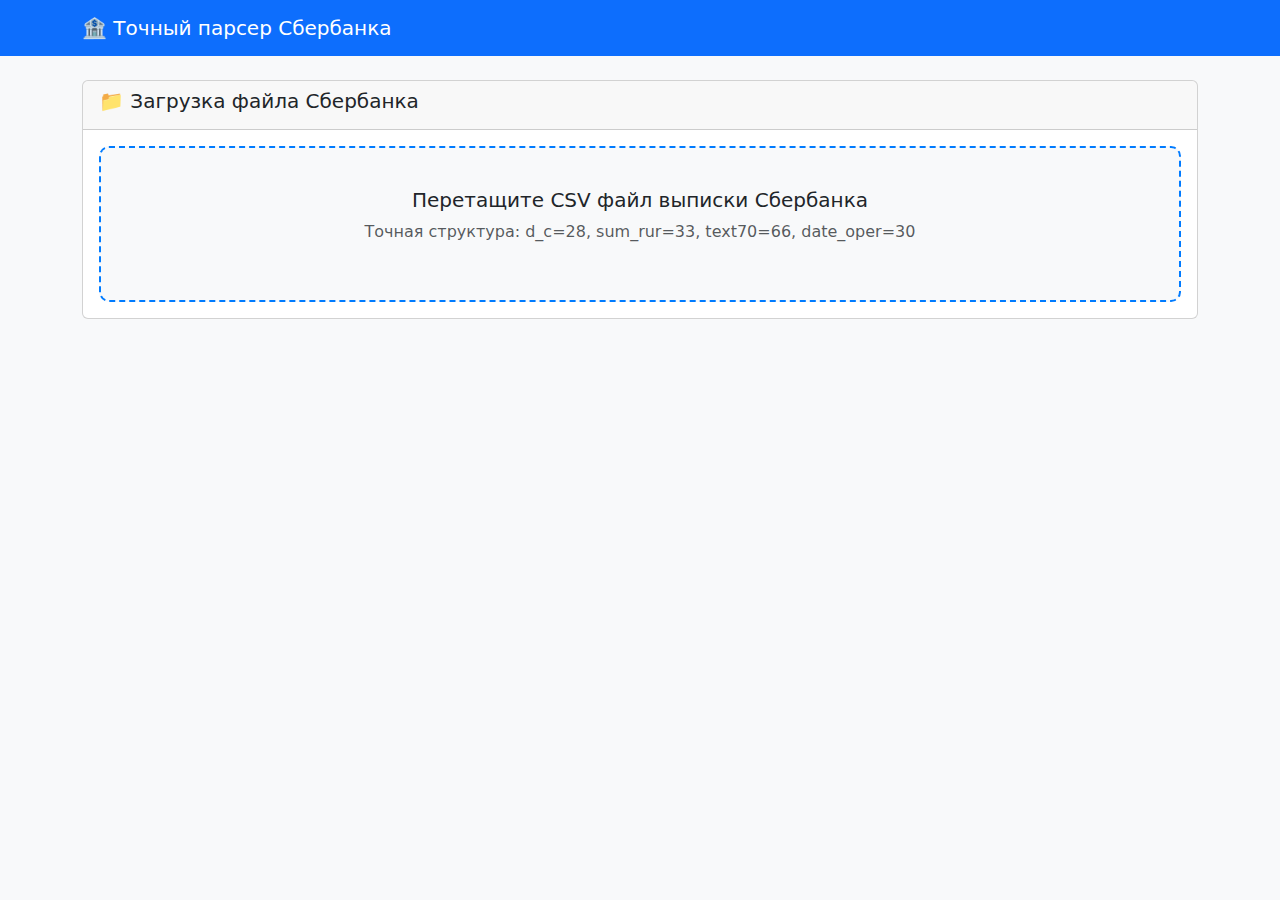
<file: bank_analytics/exact_parser.html>
<!DOCTYPE html>
<html lang="ru">
<head>
    <meta charset="UTF-8">
    <meta name="viewport" content="width=device-width, initial-scale=1.0">
    <title>Точный парсер Сбербанка</title>
    <link href="https://cdn.jsdelivr.net/npm/bootstrap@5.1.3/dist/css/bootstrap.min.css" rel="stylesheet">
    <style>
        .upload-area {
            border: 2px dashed #007bff;
            border-radius: 10px;
            padding: 40px;
            text-align: center;
            background-color: #f8f9fa;
        }
        .stat-card {
            color: white;
            border-radius: 15px;
            padding: 20px;
            margin-bottom: 20px;
        }
        .stat-card.income {
            background: linear-gradient(135deg, #11998e 0%, #38ef7d 100%);
        }
        .stat-card.expense {
            background: linear-gradient(135deg, #fc466b 0%, #3f5efb 100%);
        }
        .stat-card.balance {
            background: linear-gradient(135deg, #4facfe 0%, #00f2fe 100%);
        }
        .debug-info {
            background: #f8f9fa;
            border: 1px solid #dee2e6;
            border-radius: 5px;
            padding: 15px;
            margin: 10px 0;
            font-family: monospace;
            font-size: 12px;
            max-height: 300px;
            overflow-y: auto;
        }
    </style>
</head>
<body class="bg-light">
    <nav class="navbar navbar-dark bg-primary">
        <div class="container">
            <span class="navbar-brand">🏦 Точный парсер Сбербанка</span>
        </div>
    </nav>

    <div class="container mt-4">
        <div class="row mb-4">
            <div class="col-12">
                <div class="card">
                    <div class="card-header">
                        <h5>📁 Загрузка файла Сбербанка</h5>
                    </div>
                    <div class="card-body">
                        <div class="upload-area" id="uploadArea">
                            <h5>Перетащите CSV файл выписки Сбербанка</h5>
                            <p class="text-muted">Точная структура: d_c=28, sum_rur=33, text70=66, date_oper=30</p>
                            <input type="file" id="fileInput" accept=".csv" style="display: none;">
                        </div>
                        <div id="loading" style="display: none;" class="text-center mt-3">
                            <div class="spinner-border text-primary"></div>
                            <p>Обработка...</p>
                        </div>
                    </div>
                </div>
            </div>
        </div>

        <!-- Отладочная информация -->
        <div id="debugSection" style="display: none;">
            <div class="card">
                <div class="card-header">
                    <h6>🔍 Отладочная информация</h6>
                </div>
                <div class="card-body">
                    <div id="debugInfo" class="debug-info"></div>
                </div>
            </div>
        </div>

        <!-- Результаты -->
        <div id="resultsSection" style="display: none;">
            <div class="row mb-4">
                <div class="col-md-4">
                    <div class="stat-card income">
                        <div class="d-flex justify-content-between">
                            <div>
                                <h6>Доходы</h6>
                                <h3 id="totalIncome">0 ₽</h3>
                            </div>
                            <i class="fas fa-arrow-up fa-2x"></i>
                        </div>
                    </div>
                </div>
                <div class="col-md-4">
                    <div class="stat-card expense">
                        <div class="d-flex justify-content-between">
                            <div>
                                <h6>Расходы</h6>
                                <h3 id="totalExpense">0 ₽</h3>
                            </div>
                            <i class="fas fa-arrow-down fa-2x"></i>
                        </div>
                    </div>
                </div>
                <div class="col-md-4">
                    <div class="stat-card balance">
                        <div class="d-flex justify-content-between">
                            <div>
                                <h6>Баланс</h6>
                                <h3 id="totalBalance">0 ₽</h3>
                            </div>
                            <i class="fas fa-balance-scale fa-2x"></i>
                        </div>
                    </div>
                </div>
            </div>

            <div class="card">
                <div class="card-header">
                    <h6>📋 Транзакции (первые 20)</h6>
                </div>
                <div class="card-body">
                    <div class="table-responsive">
                        <table class="table table-sm">
                            <thead>
                                <tr>
                                    <th>Дата</th>
                                    <th>Тип</th>
                                    <th>Сумма</th>
                                    <th>Описание</th>
                                </tr>
                            </thead>
                            <tbody id="transactionsTable">
                            </tbody>
                        </table>
                    </div>
                </div>
            </div>
        </div>
    </div>

    <script>
        let transactions = [];

        document.addEventListener('DOMContentLoaded', function() {
            const uploadArea = document.getElementById('uploadArea');
            const fileInput = document.getElementById('fileInput');

            uploadArea.addEventListener('click', () => fileInput.click());
            fileInput.addEventListener('change', (e) => handleFile(e.target.files[0]));
        });

        async function handleFile(file) {
            if (!file) return;

            showLoading(true);
            transactions = [];
            clearDebug();

            try {
                const csv = await readFile(file);
                debug('Файл прочитан, размер: ' + csv.length + ' символов');
                
                const parsed = parseSberbankCSV(csv);
                debug('Обработано транзакций: ' + parsed.length);
                
                if (parsed.length > 0) {
                    transactions = parsed;
                    updateResults();
                    showResults();
                } else {
                    showError('Не удалось обработать транзакции');
                }
            } catch (error) {
                showError('Ошибка: ' + error.message);
                debug('Ошибка: ' + error.message);
            } finally {
                showLoading(false);
            }
        }

        function readFile(file) {
            return new Promise((resolve, reject) => {
                const reader = new FileReader();
                reader.onload = e => resolve(e.target.result);
                reader.onerror = () => reject(new Error('Ошибка чтения файла'));
                reader.readAsText(file, 'utf-8');
            });
        }

        function parseSberbankCSV(csv) {
            const lines = csv.split('\n').filter(line => line.trim());
            debug('Всего строк: ' + lines.length);
            
            // Ищем заголовки
            let headerLine = -1;
            for (let i = 0; i < Math.min(10, lines.length); i++) {
                if (lines[i].includes('statement_unid') || lines[i].includes('ID-записи')) {
                    headerLine = i;
                    debug('Найдены заголовки в строке ' + i);
                    break;
                }
            }
            
            if (headerLine === -1) {
                throw new Error('Не найдены заголовки в файле');
            }
            
            // Точные позиции колонок для Сбербанка
            const D_C_INDEX = 27;      // d_c (позиция 28, индекс 27)
            const SUM_RUR_INDEX = 32;  // sum_rur (позиция 33, индекс 32)
            const TEXT70_INDEX = 65;   // text70 (позиция 66, индекс 65)
            const DATE_OPER_INDEX = 29; // date_oper (позиция 30, индекс 29)
            
            debug(`Используем точные позиции: d_c=${D_C_INDEX}, sum_rur=${SUM_RUR_INDEX}, text70=${TEXT70_INDEX}, date_oper=${DATE_OPER_INDEX}`);
            
            const transactions = [];
            const delimiter = '\t'; // Сбербанк использует табуляцию
            
            for (let i = headerLine + 1; i < lines.length; i++) {
                const line = lines[i].trim();
                if (!line || line.startsWith('ID-записи')) continue;
                
                const values = line.split(delimiter);
                if (values.length <= Math.max(D_C_INDEX, SUM_RUR_INDEX, TEXT70_INDEX, DATE_OPER_INDEX)) {
                    debug(`Строка ${i}: недостаточно колонок (${values.length})`);
                    continue;
                }
                
                try {
                    const d_c = values[D_C_INDEX].trim();
                    const sum_rur = values[SUM_RUR_INDEX].trim();
                    const text70 = values[TEXT70_INDEX].trim();
                    const date_oper = values[DATE_OPER_INDEX].trim();
                    
                    // Показываем первые несколько транзакций для отладки
                    if (transactions.length < 5) {
                        debug(`Транзакция ${transactions.length + 1}: d_c="${d_c}", sum_rur="${sum_rur}", date_oper="${date_oper}", text70="${text70.substring(0, 50)}..."`);
                    }
                    
                    const amount = parseFloat(sum_rur.replace(',', '.'));
                    if (isNaN(amount) || amount === 0) continue;
                    
                    // Определяем знак по d_c
                    let finalAmount;
                    if (d_c === 'D') {
                        finalAmount = -Math.abs(amount);
                        if (transactions.length < 5) debug('  -> Расход (D)');
                    } else if (d_c === 'C') {
                        finalAmount = Math.abs(amount);
                        if (transactions.length < 5) debug('  -> Доход (C)');
                    } else {
                        // Если d_c не D и не C, пропускаем
                        if (transactions.length < 5) debug('  -> Пропуск (неизвестный тип)');
                        continue;
                    }
                    
                    // Парсим дату
                    let formattedDate = '';
                    if (date_oper) {
                        try {
                            const parts = date_oper.split('.');
                            if (parts.length === 3) {
                                const day = parts[0].padStart(2, '0');
                                const month = parts[1].padStart(2, '0');
                                const year = parts[2].length === 2 ? '20' + parts[2] : parts[2];
                                formattedDate = `${year}-${month}-${day}`;
                            }
                        } catch (e) {
                            formattedDate = new Date().toISOString().split('T')[0];
                        }
                    }
                    
                    if (!formattedDate) continue;
                    
                    transactions.push({
                        date: formattedDate,
                        type: d_c,
                        amount: finalAmount,
                        description: text70,
                        transaction_type: finalAmount > 0 ? 'Доход' : 'Расход'
                    });
                    
                } catch (e) {
                    debug(`Ошибка обработки строки ${i}: ${e.message}`);
                    continue;
                }
            }
            
            return transactions;
        }

        function updateResults() {
            const totalIncome = transactions.filter(t => t.amount > 0).reduce((sum, t) => sum + t.amount, 0);
            const totalExpense = Math.abs(transactions.filter(t => t.amount < 0).reduce((sum, t) => sum + t.amount, 0));
            const balance = totalIncome - totalExpense;

            document.getElementById('totalIncome').textContent = formatCurrency(totalIncome);
            document.getElementById('totalExpense').textContent = formatCurrency(totalExpense);
            document.getElementById('totalBalance').textContent = formatCurrency(balance);

            // Показываем транзакции
            const tbody = document.getElementById('transactionsTable');
            tbody.innerHTML = '';

            transactions.slice(0, 20).forEach(t => {
                const row = document.createElement('tr');
                row.innerHTML = `
                    <td>${t.date}</td>
                    <td><span class="badge ${t.type === 'C' ? 'bg-success' : 'bg-danger'}">${t.type}</span></td>
                    <td class="${t.amount > 0 ? 'text-success' : 'text-danger'}">${formatCurrency(t.amount)}</td>
                    <td>${t.description}</td>
                `;
                tbody.appendChild(row);
            });
        }

        function formatCurrency(amount) {
            return new Intl.NumberFormat('ru-RU', {
                style: 'currency',
                currency: 'RUB',
                minimumFractionDigits: 2
            }).format(amount);
        }

        function debug(message) {
            const debugInfo = document.getElementById('debugInfo');
            debugInfo.innerHTML += message + '<br>';
        }

        function clearDebug() {
            document.getElementById('debugInfo').innerHTML = '';
        }

        function showLoading(show) {
            document.getElementById('loading').style.display = show ? 'block' : 'none';
        }

        function showResults() {
            document.getElementById('resultsSection').style.display = 'block';
            document.getElementById('debugSection').style.display = 'block';
        }

        function showError(message) {
            alert('Ошибка: ' + message);
        }
    </script>
</body>
</html>
</file>
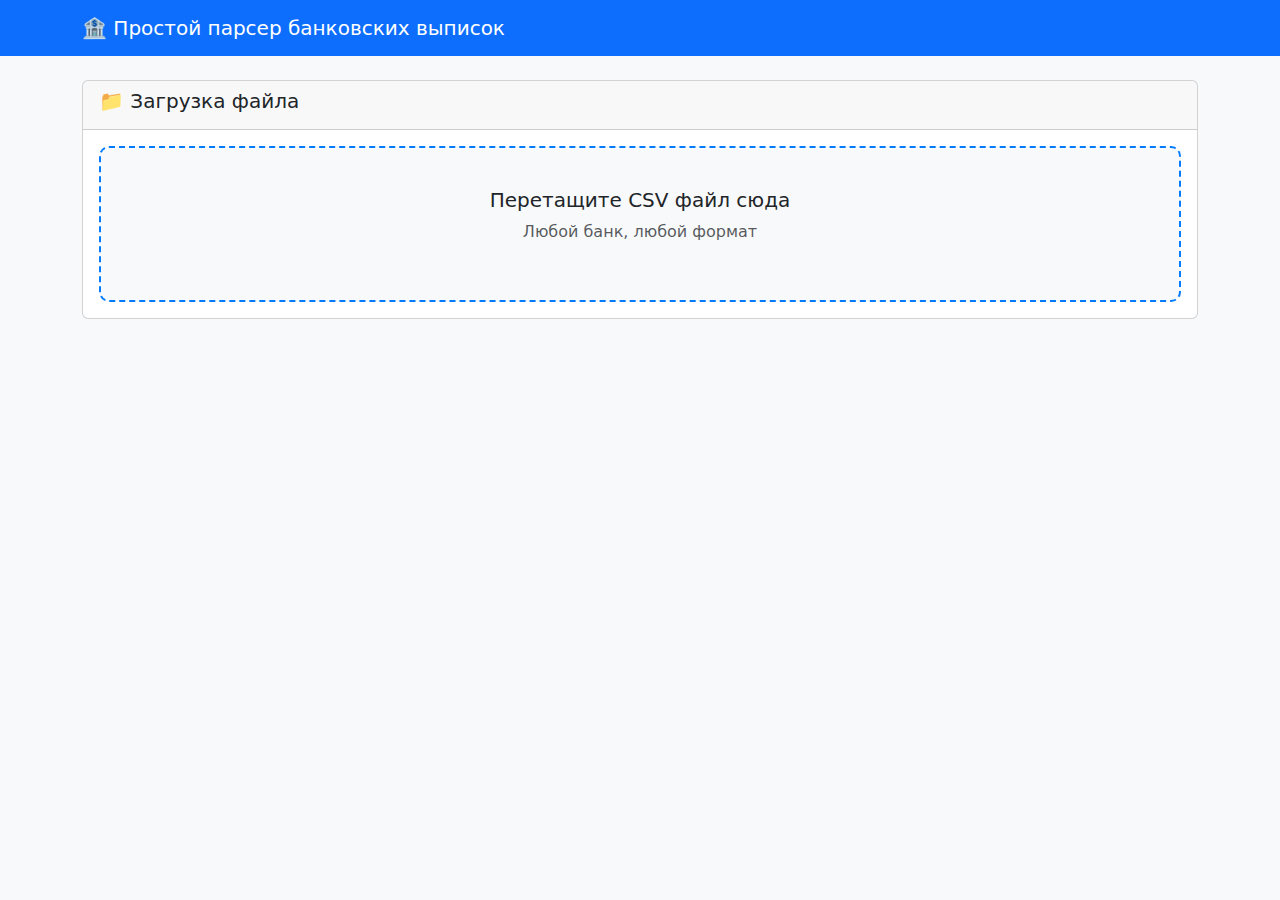
<file: bank_analytics/simple_parser.html>
<!DOCTYPE html>
<html lang="ru">
<head>
    <meta charset="UTF-8">
    <meta name="viewport" content="width=device-width, initial-scale=1.0">
    <title>Простой парсер банковских выписок</title>
    <link href="https://cdn.jsdelivr.net/npm/bootstrap@5.1.3/dist/css/bootstrap.min.css" rel="stylesheet">
    <style>
        .upload-area {
            border: 2px dashed #007bff;
            border-radius: 10px;
            padding: 40px;
            text-align: center;
            background-color: #f8f9fa;
        }
        .stat-card {
            color: white;
            border-radius: 15px;
            padding: 20px;
            margin-bottom: 20px;
        }
        .stat-card.income {
            background: linear-gradient(135deg, #11998e 0%, #38ef7d 100%);
        }
        .stat-card.expense {
            background: linear-gradient(135deg, #fc466b 0%, #3f5efb 100%);
        }
        .stat-card.balance {
            background: linear-gradient(135deg, #4facfe 0%, #00f2fe 100%);
        }
        .debug-info {
            background: #f8f9fa;
            border: 1px solid #dee2e6;
            border-radius: 5px;
            padding: 15px;
            margin: 10px 0;
            font-family: monospace;
            font-size: 12px;
        }
    </style>
</head>
<body class="bg-light">
    <nav class="navbar navbar-dark bg-primary">
        <div class="container">
            <span class="navbar-brand">🏦 Простой парсер банковских выписок</span>
        </div>
    </nav>

    <div class="container mt-4">
        <div class="row mb-4">
            <div class="col-12">
                <div class="card">
                    <div class="card-header">
                        <h5>📁 Загрузка файла</h5>
                    </div>
                    <div class="card-body">
                        <div class="upload-area" id="uploadArea">
                            <h5>Перетащите CSV файл сюда</h5>
                            <p class="text-muted">Любой банк, любой формат</p>
                            <input type="file" id="fileInput" accept=".csv" style="display: none;">
                        </div>
                        <div id="loading" style="display: none;" class="text-center mt-3">
                            <div class="spinner-border text-primary"></div>
                            <p>Обработка...</p>
                        </div>
                    </div>
                </div>
            </div>
        </div>

        <!-- Отладочная информация -->
        <div id="debugSection" style="display: none;">
            <div class="card">
                <div class="card-header">
                    <h6>🔍 Отладочная информация</h6>
                </div>
                <div class="card-body">
                    <div id="debugInfo" class="debug-info"></div>
                </div>
            </div>
        </div>

        <!-- Результаты -->
        <div id="resultsSection" style="display: none;">
            <div class="row mb-4">
                <div class="col-md-4">
                    <div class="stat-card income">
                        <div class="d-flex justify-content-between">
                            <div>
                                <h6>Доходы</h6>
                                <h3 id="totalIncome">0 ₽</h3>
                            </div>
                            <i class="fas fa-arrow-up fa-2x"></i>
                        </div>
                    </div>
                </div>
                <div class="col-md-4">
                    <div class="stat-card expense">
                        <div class="d-flex justify-content-between">
                            <div>
                                <h6>Расходы</h6>
                                <h3 id="totalExpense">0 ₽</h3>
                            </div>
                            <i class="fas fa-arrow-down fa-2x"></i>
                        </div>
                    </div>
                </div>
                <div class="col-md-4">
                    <div class="stat-card balance">
                        <div class="d-flex justify-content-between">
                            <div>
                                <h6>Баланс</h6>
                                <h3 id="totalBalance">0 ₽</h3>
                            </div>
                            <i class="fas fa-balance-scale fa-2x"></i>
                        </div>
                    </div>
                </div>
            </div>

            <div class="card">
                <div class="card-header">
                    <h6>📋 Транзакции</h6>
                </div>
                <div class="card-body">
                    <div class="table-responsive">
                        <table class="table table-sm">
                            <thead>
                                <tr>
                                    <th>Дата</th>
                                    <th>Описание</th>
                                    <th>Сумма</th>
                                    <th>Тип</th>
                                </tr>
                            </thead>
                            <tbody id="transactionsTable">
                            </tbody>
                        </table>
                    </div>
                </div>
            </div>
        </div>
    </div>

    <script>
        let transactions = [];

        document.addEventListener('DOMContentLoaded', function() {
            const uploadArea = document.getElementById('uploadArea');
            const fileInput = document.getElementById('fileInput');

            uploadArea.addEventListener('click', () => fileInput.click());
            fileInput.addEventListener('change', (e) => handleFile(e.target.files[0]));
        });

        async function handleFile(file) {
            if (!file) return;

            showLoading(true);
            transactions = [];
            clearDebug();

            try {
                const csv = await readFile(file);
                debug('Файл прочитан, размер: ' + csv.length + ' символов');
                
                const parsed = parseCSV(csv, file.name);
                debug('Обработано транзакций: ' + parsed.length);
                
                if (parsed.length > 0) {
                    transactions = parsed;
                    updateResults();
                    showResults();
                } else {
                    showError('Не удалось обработать транзакции');
                }
            } catch (error) {
                showError('Ошибка: ' + error.message);
                debug('Ошибка: ' + error.message);
            } finally {
                showLoading(false);
            }
        }

        function readFile(file) {
            return new Promise((resolve, reject) => {
                const reader = new FileReader();
                reader.onload = e => resolve(e.target.result);
                reader.onerror = () => reject(new Error('Ошибка чтения файла'));
                reader.readAsText(file, 'utf-8');
            });
        }

        function parseCSV(csv, fileName) {
            const lines = csv.split('\n').filter(line => line.trim());
            debug('Всего строк: ' + lines.length);
            
            // Ищем заголовки
            let headerLine = -1;
            let headers = [];
            
            for (let i = 0; i < Math.min(10, lines.length); i++) {
                const line = lines[i];
                const delimiter = line.includes('\t') ? '\t' : ',';
                const testHeaders = line.split(delimiter).map(h => h.trim().toLowerCase());
                
                debug(`Строка ${i}: ${testHeaders.slice(0, 5).join(', ')}...`);
                
                // Ищем строку с заголовками
                if (testHeaders.some(h => 
                    h.includes('дата') || h.includes('date') || 
                    h.includes('сумма') || h.includes('sum') ||
                    h.includes('описание') || h.includes('description')
                )) {
                    headers = testHeaders;
                    headerLine = i;
                    debug('Найдены заголовки в строке ' + i);
                    break;
                }
            }
            
            if (headers.length === 0) {
                throw new Error('Не найдены заголовки в файле');
            }
            
            debug('Заголовки: ' + headers.join(', '));
            
            // Ищем нужные колонки
            const dateIndex = findColumn(headers, ['дата', 'date', 'date_oper']);
            const amountIndex = findColumn(headers, ['сумма', 'amount', 'sum_rur']);
            const descIndex = findColumn(headers, ['описание', 'description', 'text70']);
            const typeIndex = findColumn(headers, ['d_c', 'тип', 'type']);
            
            debug('Поиск колонки d_c...');
            for (let i = 0; i < headers.length; i++) {
                if (headers[i].includes('d_c')) {
                    debug(`Найдена колонка d_c в позиции ${i}: "${headers[i]}"`);
                    break;
                }
            }
            
            debug(`Индексы: дата=${dateIndex}, сумма=${amountIndex}, описание=${descIndex}, тип=${typeIndex}`);
            
            if (dateIndex === -1 || amountIndex === -1 || descIndex === -1) {
                throw new Error('Не найдены нужные колонки');
            }
            
            const transactions = [];
            const delimiter = lines[headerLine].includes('\t') ? '\t' : ',';
            
            for (let i = headerLine + 1; i < lines.length; i++) {
                const line = lines[i].trim();
                if (!line || line.startsWith('ID-записи')) continue;
                
                const values = line.split(delimiter);
                if (values.length <= Math.max(dateIndex, amountIndex, descIndex)) continue;
                
                try {
                    const date = values[dateIndex].trim();
                    const amountStr = values[amountIndex].trim().replace(',', '.').replace(/[^\d.-]/g, '');
                    const description = values[descIndex].trim();
                    const type = typeIndex !== -1 ? values[typeIndex].trim() : '';
                    
                    // Проверяем, что мы читаем правильные значения
                    if (i === headerLine + 1) { // Первая транзакция
                        debug(`Первая транзакция: дата="${date}", сумма="${amountStr}", тип="${type}", описание="${description.substring(0, 30)}..."`);
                    }
                    
                    const amount = parseFloat(amountStr);
                    if (isNaN(amount) || amount === 0) continue;
                    
                    // Определяем знак
                    let finalAmount = amount;
                    debug(`Транзакция: дата=${date}, сумма=${amount}, тип="${type}", описание="${description.substring(0, 50)}..."`);
                    
                    if (type.toLowerCase() === 'd' || type.toLowerCase().includes('расход')) {
                        finalAmount = -Math.abs(amount);
                        debug('  -> Расход (D)');
                    } else if (type.toLowerCase() === 'c' || type.toLowerCase().includes('приход')) {
                        finalAmount = Math.abs(amount);
                        debug('  -> Доход (C)');
                    } else {
                        // Автоматическое определение по описанию
                        const descLower = description.toLowerCase();
                        if (descLower.includes('зачисление') || descLower.includes('приход') || 
                            descLower.includes('зарплата') || descLower.includes('возврат') ||
                            descLower.includes('доход') || descLower.includes('пенсия')) {
                            finalAmount = Math.abs(amount);
                            debug('  -> Доход (по описанию)');
                        } else {
                            finalAmount = -Math.abs(amount);
                            debug('  -> Расход (по умолчанию)');
                        }
                    }
                    
                    const formattedDate = formatDate(date);
                    if (!formattedDate) continue;
                    
                    transactions.push({
                        date: formattedDate,
                        description: description,
                        amount: finalAmount,
                        type: finalAmount > 0 ? 'Доход' : 'Расход'
                    });
                    
                } catch (e) {
                    continue;
                }
            }
            
            return transactions;
        }

        function findColumn(headers, keywords) {
            for (let i = 0; i < headers.length; i++) {
                const header = headers[i].toLowerCase();
                for (const keyword of keywords) {
                    if (header === keyword || header.includes(keyword)) {
                        debug(`Найдена колонка "${headers[i]}" (${keyword}) в позиции ${i}`);
                        return i;
                    }
                }
            }
            return -1;
        }

        function formatDate(dateStr) {
            if (!dateStr) return null;
            
            try {
                // Убираем лишние символы
                dateStr = dateStr.replace(/[^\d.-]/g, '');
                
                if (dateStr.includes('.')) {
                    const parts = dateStr.split('.');
                    if (parts.length === 3) {
                        const day = parts[0].padStart(2, '0');
                        const month = parts[1].padStart(2, '0');
                        const year = parts[2].length === 2 ? '20' + parts[2] : parts[2];
                        return `${year}-${month}-${day}`;
                    }
                }
                return null;
            } catch (e) {
                return null;
            }
        }

        function updateResults() {
            const totalIncome = transactions.filter(t => t.amount > 0).reduce((sum, t) => sum + t.amount, 0);
            const totalExpense = Math.abs(transactions.filter(t => t.amount < 0).reduce((sum, t) => sum + t.amount, 0));
            const balance = totalIncome - totalExpense;

            document.getElementById('totalIncome').textContent = formatCurrency(totalIncome);
            document.getElementById('totalExpense').textContent = formatCurrency(totalExpense);
            document.getElementById('totalBalance').textContent = formatCurrency(balance);

            // Показываем транзакции
            const tbody = document.getElementById('transactionsTable');
            tbody.innerHTML = '';

            transactions.slice(0, 50).forEach(t => {
                const row = document.createElement('tr');
                row.innerHTML = `
                    <td>${t.date}</td>
                    <td>${t.description}</td>
                    <td class="${t.amount > 0 ? 'text-success' : 'text-danger'}">${formatCurrency(t.amount)}</td>
                    <td>${t.type}</td>
                `;
                tbody.appendChild(row);
            });
        }

        function formatCurrency(amount) {
            return new Intl.NumberFormat('ru-RU', {
                style: 'currency',
                currency: 'RUB',
                minimumFractionDigits: 2
            }).format(amount);
        }

        let debugCount = 0;
        function debug(message) {
            if (debugCount < 20) { // Показываем только первые 20 сообщений
                const debugInfo = document.getElementById('debugInfo');
                debugInfo.innerHTML += message + '<br>';
                debugCount++;
            }
        }

        function clearDebug() {
            document.getElementById('debugInfo').innerHTML = '';
            debugCount = 0;
        }

        function showLoading(show) {
            document.getElementById('loading').style.display = show ? 'block' : 'none';
        }

        function showResults() {
            document.getElementById('resultsSection').style.display = 'block';
            document.getElementById('debugSection').style.display = 'block';
        }

        function showError(message) {
            alert('Ошибка: ' + message);
        }
    </script>
</body>
</html>
</file>
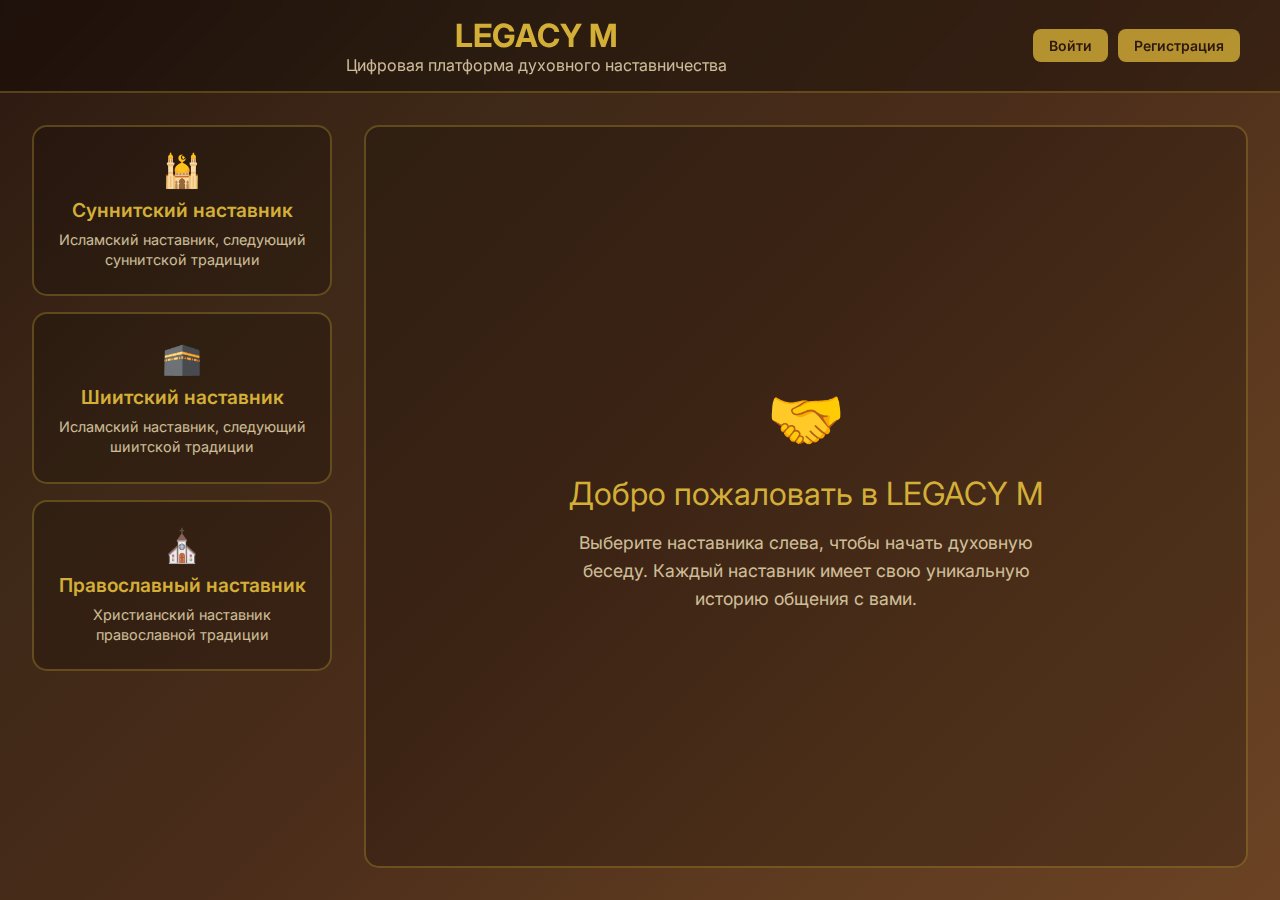
<file: legacy_m/frontend/index_old.html>
<!DOCTYPE html>
<html lang="ru">
<head>
    <meta charset="UTF-8">
    <meta name="viewport" content="width=device-width, initial-scale=1.0">
    <title>LEGACY M - Исламский ИИ-Наставник</title>
    <link rel="preconnect" href="https://fonts.googleapis.com">
    <link rel="preconnect" href="https://fonts.gstatic.com" crossorigin>
    <link href="https://fonts.googleapis.com/css2?family=Inter:wght@300;400;500;600;700&family=Noto+Sans+Arabic:wght@300;400;500;600;700&display=swap" rel="stylesheet">
    <style>
        * {
            margin: 0;
            padding: 0;
            box-sizing: border-box;
        }

        body {
            font-family: 'Inter', sans-serif;
            background: linear-gradient(135deg, #2c1810 0%, #3d2817 25%, #4a2c1a 50%, #5d3a1f 75%, #6b4224 100%);
            color: #f4e4bc;
            min-height: 100vh;
            display: flex;
            flex-direction: column;
        }

        .header {
            background: rgba(0, 0, 0, 0.3);
            padding: 1rem 2rem;
            border-bottom: 2px solid rgba(212, 175, 55, 0.3);
            backdrop-filter: blur(10px);
        }

        .header-content {
            display: flex;
            justify-content: space-between;
            align-items: center;
            max-width: 1200px;
            margin: 0 auto;
        }

        .header-title {
            flex: 1;
            text-align: center;
        }

        .header h1 {
            font-size: 2rem;
            color: #d4af37;
            font-weight: 700;
            margin: 0;
        }

        .header p {
            margin-top: 0.5rem;
            opacity: 0.8;
            margin: 0;
        }

        .auth-buttons {
            display: flex;
            gap: 10px;
        }

        .auth-button {
            padding: 8px 16px;
            background: rgba(212, 175, 55, 0.8);
            color: #2c1810;
            border: none;
            border-radius: 8px;
            font-weight: 600;
            cursor: pointer;
            transition: all 0.3s ease;
            text-decoration: none;
            font-size: 14px;
        }

        .auth-button:hover {
            background: #d4af37;
            transform: translateY(-1px);
        }

        .user-info {
            display: flex;
            align-items: center;
            gap: 10px;
            color: #f4e4bc;
        }

        .user-name {
            font-weight: 500;
        }

        .user-panel {
            background: rgba(0, 0, 0, 0.2);
            padding: 1rem 2rem;
            border-bottom: 1px solid rgba(212, 175, 55, 0.2);
            display: flex;
            justify-content: space-between;
            align-items: center;
        }

        .user-info {
            display: flex;
            align-items: center;
            gap: 1rem;
        }

        .user-id {
            background: rgba(212, 175, 55, 0.2);
            padding: 0.5rem 1rem;
            border-radius: 20px;
            border: 1px solid rgba(212, 175, 55, 0.4);
            font-family: monospace;
            font-size: 0.9rem;
        }

        .new-user-btn {
            background: rgba(212, 175, 55, 0.8);
            color: #2c1810;
            border: none;
            padding: 0.5rem 1rem;
            border-radius: 20px;
            cursor: pointer;
            font-weight: 600;
            transition: all 0.3s ease;
        }

        .new-user-btn:hover {
            background: rgba(212, 175, 55, 1);
            transform: translateY(-2px);
        }

        .main-container {
            flex: 1;
            display: flex;
            max-width: 1400px;
            margin: 0 auto;
            width: 100%;
            padding: 2rem;
            gap: 2rem;
        }

        .agents-panel {
            width: 300px;
            display: flex;
            flex-direction: column;
            gap: 1rem;
        }

        .agent-card {
            background: rgba(0, 0, 0, 0.2);
            border-radius: 15px;
            border: 2px solid rgba(212, 175, 55, 0.3);
            padding: 1.5rem;
            cursor: pointer;
            transition: all 0.3s ease;
            text-align: center;
        }

        .agent-card:hover {
            border-color: rgba(212, 175, 55, 0.6);
            transform: translateY(-2px);
        }

        .agent-card.active {
            border-color: #d4af37;
            background: rgba(212, 175, 55, 0.1);
        }

        .agent-icon {
            font-size: 2rem;
            margin-bottom: 0.5rem;
        }

        .agent-name {
            font-size: 1.2rem;
            font-weight: 600;
            color: #d4af37;
            margin-bottom: 0.5rem;
        }

        .agent-description {
            font-size: 0.9rem;
            opacity: 0.8;
            line-height: 1.4;
        }

        .chat-container {
            flex: 1;
            display: flex;
            flex-direction: column;
            background: rgba(0, 0, 0, 0.2);
            border-radius: 15px;
            border: 2px solid rgba(212, 175, 55, 0.3);
            overflow: hidden;
        }

        .chat-header {
            background: rgba(0, 0, 0, 0.3);
            padding: 1rem 1.5rem;
            border-bottom: 1px solid rgba(212, 175, 55, 0.2);
            display: flex;
            align-items: center;
            gap: 1rem;
        }

        .chat-agent-icon {
            font-size: 1.5rem;
        }

        .chat-agent-info h3 {
            color: #d4af37;
            font-size: 1.2rem;
            margin-bottom: 0.2rem;
        }

        .chat-agent-info p {
            font-size: 0.9rem;
            opacity: 0.8;
        }

        .chat-messages {
            flex: 1;
            padding: 1rem;
            overflow-y: auto;
            max-height: 500px;
        }

        .message {
            margin-bottom: 1rem;
            padding: 1rem;
            border-radius: 10px;
            max-width: 80%;
        }

        .message.user {
            background: rgba(212, 175, 55, 0.2);
            margin-left: auto;
            border: 1px solid rgba(212, 175, 55, 0.4);
        }

        .message.ai {
            background: rgba(139, 69, 19, 0.3);
            margin-right: auto;
            border: 1px solid rgba(139, 69, 19, 0.4);
        }

        .message-header {
            font-weight: 600;
            margin-bottom: 0.5rem;
            color: #d4af37;
        }

        .message-content {
            line-height: 1.6;
        }

        .sources {
            margin-top: 1rem;
            padding-top: 1rem;
            border-top: 1px solid rgba(212, 175, 55, 0.2);
        }

        .sources h4 {
            color: #d4af37;
            font-size: 0.9rem;
            margin-bottom: 0.5rem;
        }

        .source-item {
            background: rgba(0, 0, 0, 0.2);
            padding: 0.5rem;
            border-radius: 5px;
            margin-bottom: 0.5rem;
            cursor: pointer;
            transition: all 0.3s ease;
            border: 1px solid rgba(212, 175, 55, 0.2);
        }

        .source-item:hover {
            border-color: rgba(212, 175, 55, 0.5);
            background: rgba(0, 0, 0, 0.3);
        }

        .source-type {
            font-size: 0.8rem;
            color: #d4af37;
            font-weight: 600;
        }

        .source-text {
            font-size: 0.9rem;
            margin-top: 0.2rem;
            opacity: 0.9;
        }

        .chat-input-container {
            padding: 1rem 1.5rem;
            border-top: 1px solid rgba(212, 175, 55, 0.2);
            background: rgba(0, 0, 0, 0.1);
        }

        .chat-input-wrapper {
            display: flex;
            gap: 1rem;
            align-items: flex-end;
        }

        .chat-input {
            flex: 1;
            background: rgba(0, 0, 0, 0.3);
            border: 2px solid rgba(212, 175, 55, 0.3);
            border-radius: 10px;
            padding: 1rem;
            color: #f4e4bc;
            font-size: 1rem;
            resize: vertical;
            min-height: 50px;
            max-height: 120px;
            font-family: inherit;
        }

        .chat-input:focus {
            outline: none;
            border-color: #d4af37;
        }

        .chat-input::placeholder {
            color: rgba(244, 228, 188, 0.5);
        }

        .send-btn {
            background: rgba(212, 175, 55, 0.8);
            color: #2c1810;
            border: none;
            padding: 1rem 1.5rem;
            border-radius: 10px;
            cursor: pointer;
            font-weight: 600;
            transition: all 0.3s ease;
            min-width: 80px;
        }

        .send-btn:hover:not(:disabled) {
            background: rgba(212, 175, 55, 1);
            transform: translateY(-2px);
        }

        .send-btn:disabled {
            opacity: 0.5;
            cursor: not-allowed;
        }

        .loading {
            display: none;
            text-align: center;
            padding: 1rem;
            color: #d4af37;
        }

        .loading.show {
            display: block;
        }

        .modal {
            display: none;
            position: fixed;
            z-index: 1000;
            left: 0;
            top: 0;
            width: 100%;
            height: 100%;
            background-color: rgba(0, 0, 0, 0.8);
            backdrop-filter: blur(5px);
        }

        .modal.show {
            display: flex;
            align-items: center;
            justify-content: center;
        }

        .modal-content {
            background: linear-gradient(135deg, #2c1810 0%, #3d2817 100%);
            border: 2px solid #d4af37;
            border-radius: 15px;
            padding: 2rem;
            max-width: 80%;
            max-height: 80%;
            overflow-y: auto;
            position: relative;
        }

        .modal-header {
            display: flex;
            justify-content: space-between;
            align-items: center;
            margin-bottom: 1rem;
            padding-bottom: 1rem;
            border-bottom: 1px solid rgba(212, 175, 55, 0.3);
        }

        .modal-title {
            color: #d4af37;
            font-size: 1.5rem;
            font-weight: 600;
        }

        .close-btn {
            background: none;
            border: none;
            color: #d4af37;
            font-size: 1.5rem;
            cursor: pointer;
            padding: 0.5rem;
            border-radius: 50%;
            transition: all 0.3s ease;
        }

        .close-btn:hover {
            background: rgba(212, 175, 55, 0.2);
        }

        .modal-body {
            line-height: 1.6;
        }

        .welcome-screen {
            display: flex;
            flex-direction: column;
            align-items: center;
            justify-content: center;
            height: 100%;
            text-align: center;
            padding: 2rem;
        }

        .welcome-icon {
            font-size: 4rem;
            color: #d4af37;
            margin-bottom: 1rem;
        }

        .welcome-title {
            font-size: 2rem;
            color: #d4af37;
            margin-bottom: 1rem;
        }

        .welcome-text {
            font-size: 1.1rem;
            opacity: 0.8;
            max-width: 500px;
            line-height: 1.6;
        }

        .user-id-input {
            background: rgba(0, 0, 0, 0.3);
            border: 2px solid rgba(212, 175, 55, 0.3);
            border-radius: 10px;
            padding: 1rem;
            color: #f4e4bc;
            font-size: 1rem;
            width: 100%;
            max-width: 400px;
            margin: 1rem 0;
            font-family: monospace;
        }

        .user-id-input:focus {
            outline: none;
            border-color: #d4af37;
        }

        .user-id-input::placeholder {
            color: rgba(244, 228, 188, 0.5);
        }

        .btn-group {
            display: flex;
            gap: 1rem;
            margin-top: 1rem;
        }

        .btn {
            background: rgba(212, 175, 55, 0.8);
            color: #2c1810;
            border: none;
            padding: 0.8rem 1.5rem;
            border-radius: 10px;
            cursor: pointer;
            font-weight: 600;
            transition: all 0.3s ease;
            font-size: 1rem;
        }

        .btn:hover {
            background: rgba(212, 175, 55, 1);
            transform: translateY(-2px);
        }

        .btn-secondary {
            background: rgba(139, 69, 19, 0.8);
            color: #f4e4bc;
        }

        .btn-secondary:hover {
            background: rgba(139, 69, 19, 1);
        }

        @media (max-width: 768px) {
            .main-container {
                flex-direction: column;
                padding: 1rem;
            }

            .agents-panel {
                width: 100%;
                flex-direction: row;
                overflow-x: auto;
            }

            .agent-card {
                min-width: 200px;
            }

            .user-panel {
                flex-direction: column;
                gap: 1rem;
                text-align: center;
            }
        }
    </style>
</head>
<body>
    <div class="header">
        <div class="header-content">
            <div class="header-title">
                <h1>LEGACY M</h1>
                <p>Цифровая платформа духовного наставничества</p>
            </div>
            <div id="auth-section">
                <div id="auth-buttons" class="auth-buttons" style="display: none;">
                    <a href="/frontend/auth.html" class="auth-button">Войти</a>
                    <a href="/frontend/auth.html" class="auth-button">Регистрация</a>
                </div>
                <div id="user-info" class="user-info" style="display: none;">
                    <span class="user-name" id="user-name"></span>
                    <button class="auth-button" onclick="logout()">Выйти</button>
                </div>
            </div>
        </div>
    </div>

    <div class="user-panel" id="userPanel" style="display: none;">
        <div class="user-info">
            <span>Пользователь:</span>
            <div class="user-id" id="userDisplayId"></div>
        </div>
        <button class="new-user-btn" onclick="showUserModal()">Новый пользователь</button>
    </div>

    <div class="main-container">
        <div class="agents-panel">
            <div class="agent-card" data-confession="sunni" onclick="selectAgent('sunni')">
                <div class="agent-icon">🕌</div>
                <div class="agent-name">Суннитский наставник</div>
                <div class="agent-description">Исламский наставник, следующий суннитской традиции</div>
            </div>
            <div class="agent-card" data-confession="shia" onclick="selectAgent('shia')">
                <div class="agent-icon">🕋</div>
                <div class="agent-name">Шиитский наставник</div>
                <div class="agent-description">Исламский наставник, следующий шиитской традиции</div>
            </div>
            <div class="agent-card" data-confession="orthodox" onclick="selectAgent('orthodox')">
                <div class="agent-icon">⛪</div>
                <div class="agent-name">Православный наставник</div>
                <div class="agent-description">Христианский наставник православной традиции</div>
            </div>
        </div>

        <div class="chat-container">
            <div class="welcome-screen" id="welcomeScreen">
                <div class="welcome-icon">🤝</div>
                <div class="welcome-title">Добро пожаловать в LEGACY M</div>
                <div class="welcome-text">
                    Выберите наставника слева, чтобы начать духовную беседу. 
                    Каждый наставник имеет свою уникальную историю общения с вами.
                </div>
            </div>

            <div class="chat-header" id="chatHeader" style="display: none;">
                <div class="chat-agent-icon" id="chatAgentIcon"></div>
                <div class="chat-agent-info">
                    <h3 id="chatAgentName"></h3>
                    <p id="chatAgentDescription"></p>
                </div>
            </div>

            <div class="chat-messages" id="chatMessages" style="display: none;"></div>

            <div class="loading" id="loading">
                <div>Наставник размышляет...</div>
            </div>

            <div class="chat-input-container" id="chatInputContainer" style="display: none;">
                <div class="chat-input-wrapper">
                    <textarea 
                        class="chat-input" 
                        id="chatInput" 
                        placeholder="Задайте вопрос наставнику..."
                        rows="1"
                    ></textarea>
                    <button class="send-btn" id="sendBtn" onclick="sendMessage()">Отправить</button>
                </div>
            </div>
        </div>
    </div>

    <!-- Модальное окно для работы с пользователями -->
    <div class="modal" id="userModal">
        <div class="modal-content">
            <div class="modal-header">
                <div class="modal-title">Управление пользователем</div>
                <button class="close-btn" onclick="hideUserModal()">&times;</button>
            </div>
            <div class="modal-body">
                <div id="userModalContent">
                    <p>Введите ваш ID пользователя или создайте новый:</p>
                    <input 
                        type="text" 
                        class="user-id-input" 
                        id="userIdInput" 
                        placeholder="Введите ID пользователя..."
                    >
                    <div class="btn-group">
                        <button class="btn" onclick="createNewUser()">Создать новый</button>
                        <button class="btn btn-secondary" onclick="useExistingUser()">Использовать существующий</button>
                    </div>
                </div>
            </div>
        </div>
    </div>

    <!-- Модальное окно для отображения источников -->
    <div class="modal" id="sourceModal">
        <div class="modal-content">
            <div class="modal-header">
                <div class="modal-title" id="sourceModalTitle">Источник</div>
                <button class="close-btn" onclick="hideSourceModal()">&times;</button>
            </div>
            <div class="modal-body" id="sourceModalBody"></div>
        </div>
    </div>

    <script>
        // Глобальные переменные
        let currentUser = null;
        let currentConfession = null;
        let currentSessionId = null;

        // Конфигурация агентов
        const agents = {
            sunni: {
                icon: '🕌',
                name: 'Суннитский наставник',
                description: 'Исламский наставник, следующий суннитской традиции'
            },
            shia: {
                icon: '🕋',
                name: 'Шиитский наставник',
                description: 'Исламский наставник, следующий шиитской традиции'
            },
            orthodox: {
                icon: '⛪',
                name: 'Православный наставник',
                description: 'Христианский наставник православной традиции'
            }
        };

        // Инициализация при загрузке страницы
        document.addEventListener('DOMContentLoaded', function() {
            // Настройка обработчиков событий
            setupEventListeners();
        });

        function setupEventListeners() {
            // Обработчик для Enter в поле ввода
            document.getElementById('chatInput').addEventListener('keydown', function(e) {
                if (e.key === 'Enter' && !e.shiftKey) {
                    e.preventDefault();
                    sendMessage();
                }
            });

            // Автоматическое изменение размера textarea
            document.getElementById('chatInput').addEventListener('input', function() {
                this.style.height = 'auto';
                this.style.height = Math.min(this.scrollHeight, 120) + 'px';
            });
        }

        async function loadUser(userId) {
            try {
                const response = await fetch('/api/user', {
                    method: 'POST',
                    headers: {
                        'Content-Type': 'application/json'
                    },
                    body: JSON.stringify({ user_id: userId })
                });

                if (response.ok) {
                    const data = await response.json();
                    currentUserId = data.user_id;
                    displayUserInfo();
                    hideUserModal();
                } else {
                    // Пользователь не найден, показываем модальное окно
                    showUserModal();
                }
            } catch (error) {
                console.error('Ошибка загрузки пользователя:', error);
                showUserModal();
            }
        }

        async function createNewUser() {
            try {
                const response = await fetch('/api/user', {
                    method: 'POST',
                    headers: {
                        'Content-Type': 'application/json'
                    },
                    body: JSON.stringify({})
                });

                if (response.ok) {
                    const data = await response.json();
                    currentUserId = data.user_id;
                    localStorage.setItem('legacy_user_id', currentUserId);
                    displayUserInfo();
                    hideUserModal();
                } else {
                    alert('Ошибка создания пользователя');
                }
            } catch (error) {
                console.error('Ошибка создания пользователя:', error);
                alert('Ошибка создания пользователя');
            }
        }

        async function useExistingUser() {
            const userId = document.getElementById('userIdInput').value.trim();
            if (!userId) {
                alert('Введите ID пользователя');
                return;
            }

            await loadUser(userId);
        }

        function displayUserInfo() {
            document.getElementById('userDisplayId').textContent = currentUserId;
            document.getElementById('userPanel').style.display = 'block';
        }

        function showUserModal() {
            document.getElementById('userModal').classList.add('show');
            document.getElementById('userIdInput').value = '';
        }

        function hideUserModal() {
            document.getElementById('userModal').classList.remove('show');
        }

        function selectAgent(confession) {
            if (!currentUserId) {
                showUserModal();
                return;
            }

            currentConfession = confession;
            
            // Обновляем активную карточку агента
            document.querySelectorAll('.agent-card').forEach(card => {
                card.classList.remove('active');
            });
            document.querySelector(`[data-confession="${confession}"]`).classList.add('active');

            // Обновляем заголовок чата
            const agent = agents[confession];
            document.getElementById('chatAgentIcon').textContent = agent.icon;
            document.getElementById('chatAgentName').textContent = agent.name;
            document.getElementById('chatAgentDescription').textContent = agent.description;

            // Показываем интерфейс чата
            document.getElementById('welcomeScreen').style.display = 'none';
            document.getElementById('chatHeader').style.display = 'flex';
            document.getElementById('chatMessages').style.display = 'block';
            document.getElementById('chatInputContainer').style.display = 'block';

            // Загружаем историю чата
            loadChatHistory();
        }

        async function loadChatHistory() {
            if (!currentUserId || !currentConfession) return;

            try {
                const response = await fetch(`/api/user/${currentUserId}/chat/${currentConfession}`);
                if (response.ok) {
                    const data = await response.json();
                    displayMessages(data.messages);
                }
            } catch (error) {
                console.error('Ошибка загрузки истории чата:', error);
            }
        }

        function displayMessages(messages) {
            const chatMessages = document.getElementById('chatMessages');
            chatMessages.innerHTML = '';

            messages.forEach(message => {
                const messageDiv = document.createElement('div');
                messageDiv.className = `message ${message.type}`;
                
                const header = document.createElement('div');
                header.className = 'message-header';
                header.textContent = message.type === 'user' ? 'Вы' : 'Наставник';
                
                const content = document.createElement('div');
                content.className = 'message-content';
                content.textContent = message.content;
                
                messageDiv.appendChild(header);
                messageDiv.appendChild(content);

                // Добавляем источники, если есть
                if (message.sources && message.sources.length > 0) {
                    const sourcesDiv = document.createElement('div');
                    sourcesDiv.className = 'sources';
                    
                    const sourcesTitle = document.createElement('h4');
                    sourcesTitle.textContent = 'Источники:';
                    sourcesDiv.appendChild(sourcesTitle);

                    message.sources.forEach(source => {
                        const sourceDiv = document.createElement('div');
                        sourceDiv.className = 'source-item';
                        sourceDiv.onclick = () => showSourceModal(source);
                        
                        const typeDiv = document.createElement('div');
                        typeDiv.className = 'source-type';
                        typeDiv.textContent = getSourceTypeName(source.type);
                        
                        const textDiv = document.createElement('div');
                        textDiv.className = 'source-text';
                        textDiv.textContent = getSourcePreview(source);
                        
                        sourceDiv.appendChild(typeDiv);
                        sourceDiv.appendChild(textDiv);
                        sourcesDiv.appendChild(sourceDiv);
                    });

                    messageDiv.appendChild(sourcesDiv);
                }

                chatMessages.appendChild(messageDiv);
            });

            // Прокручиваем вниз
            chatMessages.scrollTop = chatMessages.scrollHeight;
        }

        function getSourceTypeName(type) {
            const typeNames = {
                'quran': 'Коран',
                'hadith': 'Хадис',
                'orthodox': 'Православный источник'
            };
            return typeNames[type] || type;
        }

        function getSourcePreview(source) {
            if (source.type === 'quran') {
                return `Сура ${source.content.surah_number}, аят ${source.content.verse_number}`;
            } else if (source.type === 'hadith') {
                return `${source.content.collection}, хадис ${source.content.hadith_number}`;
            } else if (source.type === 'orthodox') {
                return `${source.content.book_name}`;
            }
            return 'Источник';
        }

        async function sendMessage() {
            const input = document.getElementById('chatInput');
            const message = input.value.trim();
            
            if (!message || !currentUserId || !currentConfession) return;

            // Добавляем сообщение пользователя в чат
            addMessageToChat('user', message);
            input.value = '';
            input.style.height = 'auto';

            // Показываем индикатор загрузки
            showLoading();

            try {
                const response = await fetch('/api/chat', {
                    method: 'POST',
                    headers: {
                        'Content-Type': 'application/json'
                    },
                    body: JSON.stringify({
                        message: message,
                        user_id: currentUserId,
                        confession: currentConfession
                    })
                });

                if (response.ok) {
                    const data = await response.json();
                    currentSessionId = data.session_id;
                    
                    // Добавляем ответ ИИ в чат
                    addMessageToChat('ai', data.response, data.sources);
                } else {
                    addMessageToChat('ai', 'Извините, произошла ошибка. Попробуйте еще раз.');
                }
            } catch (error) {
                console.error('Ошибка отправки сообщения:', error);
                addMessageToChat('ai', 'Извините, произошла ошибка. Попробуйте еще раз.');
            } finally {
                hideLoading();
            }
        }

        function addMessageToChat(type, content, sources = null) {
            const chatMessages = document.getElementById('chatMessages');
            
            const messageDiv = document.createElement('div');
            messageDiv.className = `message ${type}`;
            
            const header = document.createElement('div');
            header.className = 'message-header';
            header.textContent = type === 'user' ? 'Вы' : 'Наставник';
            
            const contentDiv = document.createElement('div');
            contentDiv.className = 'message-content';
            contentDiv.textContent = content;
            
            messageDiv.appendChild(header);
            messageDiv.appendChild(contentDiv);

            // Добавляем источники, если есть
            if (sources && sources.length > 0) {
                const sourcesDiv = document.createElement('div');
                sourcesDiv.className = 'sources';
                
                const sourcesTitle = document.createElement('h4');
                sourcesTitle.textContent = 'Источники:';
                sourcesDiv.appendChild(sourcesTitle);

                sources.forEach(source => {
                    const sourceDiv = document.createElement('div');
                    sourceDiv.className = 'source-item';
                    sourceDiv.onclick = () => showSourceModal(source);
                    
                    const typeDiv = document.createElement('div');
                    typeDiv.className = 'source-type';
                    typeDiv.textContent = getSourceTypeName(source.type);
                    
                    const textDiv = document.createElement('div');
                    textDiv.className = 'source-text';
                    textDiv.textContent = getSourcePreview(source);
                    
                    sourceDiv.appendChild(typeDiv);
                    sourceDiv.appendChild(textDiv);
                    sourcesDiv.appendChild(sourceDiv);
                });

                messageDiv.appendChild(sourcesDiv);
            }

            chatMessages.appendChild(messageDiv);
            chatMessages.scrollTop = chatMessages.scrollHeight;
        }

        function showLoading() {
            document.getElementById('loading').classList.add('show');
        }

        function hideLoading() {
            document.getElementById('loading').classList.remove('show');
        }

        function showSourceModal(source) {
            const modal = document.getElementById('sourceModal');
            const title = document.getElementById('sourceModalTitle');
            const body = document.getElementById('sourceModalBody');

            title.textContent = getSourceTypeName(source.type);
            
            let content = '';
            if (source.type === 'quran') {
                content = `
                    <h4>Сура ${source.content.surah_number}, аят ${source.content.verse_number}</h4>
                    <div style="margin: 1rem 0; padding: 1rem; background: rgba(0,0,0,0.2); border-radius: 10px;">
                        <div style="font-family: 'Noto Sans Arabic', sans-serif; font-size: 1.2rem; text-align: right; margin-bottom: 1rem;">
                            ${source.content.arabic_text || ''}
                        </div>
                        <div style="line-height: 1.6;">
                            ${source.content.translation_ru || ''}
                        </div>
                    </div>
                `;
            } else if (source.type === 'hadith') {
                content = `
                    <h4>${source.content.collection}, хадис ${source.content.hadith_number}</h4>
                    <div style="margin: 1rem 0; padding: 1rem; background: rgba(0,0,0,0.2); border-radius: 10px;">
                        <div style="font-family: 'Noto Sans Arabic', sans-serif; font-size: 1.2rem; text-align: right; margin-bottom: 1rem;">
                            ${source.content.arabic_text || ''}
                        </div>
                        <div style="line-height: 1.6;">
                            ${source.content.translation_ru || ''}
                        </div>
                        ${source.content.narrator ? `<p><strong>Передатчик:</strong> ${source.content.narrator}</p>` : ''}
                        ${source.content.grade ? `<p><strong>Достоверность:</strong> ${source.content.grade}</p>` : ''}
                    </div>
                `;
            } else if (source.type === 'orthodox') {
                content = `
                    <h4>${source.content.book_name}</h4>
                    <div style="margin: 1rem 0; padding: 1rem; background: rgba(0,0,0,0.2); border-radius: 10px;">
                        <div style="line-height: 1.6;">
                            ${source.content.translation_ru || ''}
                        </div>
                        ${source.content.author ? `<p><strong>Автор:</strong> ${source.content.author}</p>` : ''}
                    </div>
                `;
            }

            body.innerHTML = content;
            modal.classList.add('show');
        }

        function hideSourceModal() {
            document.getElementById('sourceModal').classList.remove('show');
        }

        // Закрытие модальных окон по клику вне их
        window.onclick = function(event) {
            const userModal = document.getElementById('userModal');
            const sourceModal = document.getElementById('sourceModal');
            
            if (event.target === userModal) {
                hideUserModal();
            }
            if (event.target === sourceModal) {
                hideSourceModal();
            }
        }

        // ===== СИСТЕМА АУТЕНТИФИКАЦИИ =====
        
        // Получить токен из localStorage
        function getAuthToken() {
            return localStorage.getItem('auth_token');
        }

        // Сохранить токен в localStorage
        function saveAuthToken(token) {
            localStorage.setItem('auth_token', token);
        }

        // Удалить токен из localStorage
        function removeAuthToken() {
            localStorage.removeItem('auth_token');
        }

        // Проверить аутентификацию
        async function checkAuth() {
            const token = getAuthToken();
            if (!token) {
                showAuthButtons();
                return false;
            }

            try {
                const response = await fetch('/api/auth/me', {
                    headers: {
                        'Authorization': `Bearer ${token}`
                    }
                });

                if (response.ok) {
                    const userData = await response.json();
                    showUserInfo(userData);
                    return true;
                } else {
                    // Токен недействителен
                    removeAuthToken();
                    showAuthButtons();
                    return false;
                }
            } catch (error) {
                console.error('Auth check error:', error);
                showAuthButtons();
                return false;
            }
        }

        // Показать кнопки входа/регистрации
        function showAuthButtons() {
            document.getElementById('auth-buttons').style.display = 'flex';
            document.getElementById('user-info').style.display = 'none';
        }

        // Показать информацию о пользователе
        function showUserInfo(userData) {
            document.getElementById('auth-buttons').style.display = 'none';
            document.getElementById('user-info').style.display = 'flex';
            document.getElementById('user-name').textContent = userData.name || userData.username;
        }

        // Выход из системы
        async function logout() {
            const token = getAuthToken();
            if (!token) return;

            try {
                await fetch('/api/auth/logout', {
                    method: 'POST',
                    headers: {
                        'Authorization': `Bearer ${token}`
                    }
                });
            } catch (error) {
                console.error('Logout error:', error);
            } finally {
                removeAuthToken();
                showAuthButtons();
                // Очищаем чат
                document.getElementById('chatMessages').innerHTML = '';
                document.getElementById('userPanel').style.display = 'none';
            }
        }

        // Проверяем аутентификацию при загрузке страницы
        window.addEventListener('load', async () => {
            const isAuthenticated = await checkAuth();
            if (!isAuthenticated) {
                // Если не аутентифицирован, показываем сообщение
                document.getElementById('chatMessages').innerHTML = `
                    <div class="message ai-message">
                        <div class="message-content">
                            <p>Добро пожаловать в LEGACY M!</p>
                            <p>Для использования чата с ИИ-наставником необходимо войти в систему.</p>
                            <p>Пожалуйста, <a href="/frontend/auth.html" style="color: #d4af37;">войдите</a> или <a href="/frontend/auth.html" style="color: #d4af37;">зарегистрируйтесь</a>.</p>
                        </div>
                    </div>
                `;
            }
        });
    </script>
</body>
</html>
</file>
